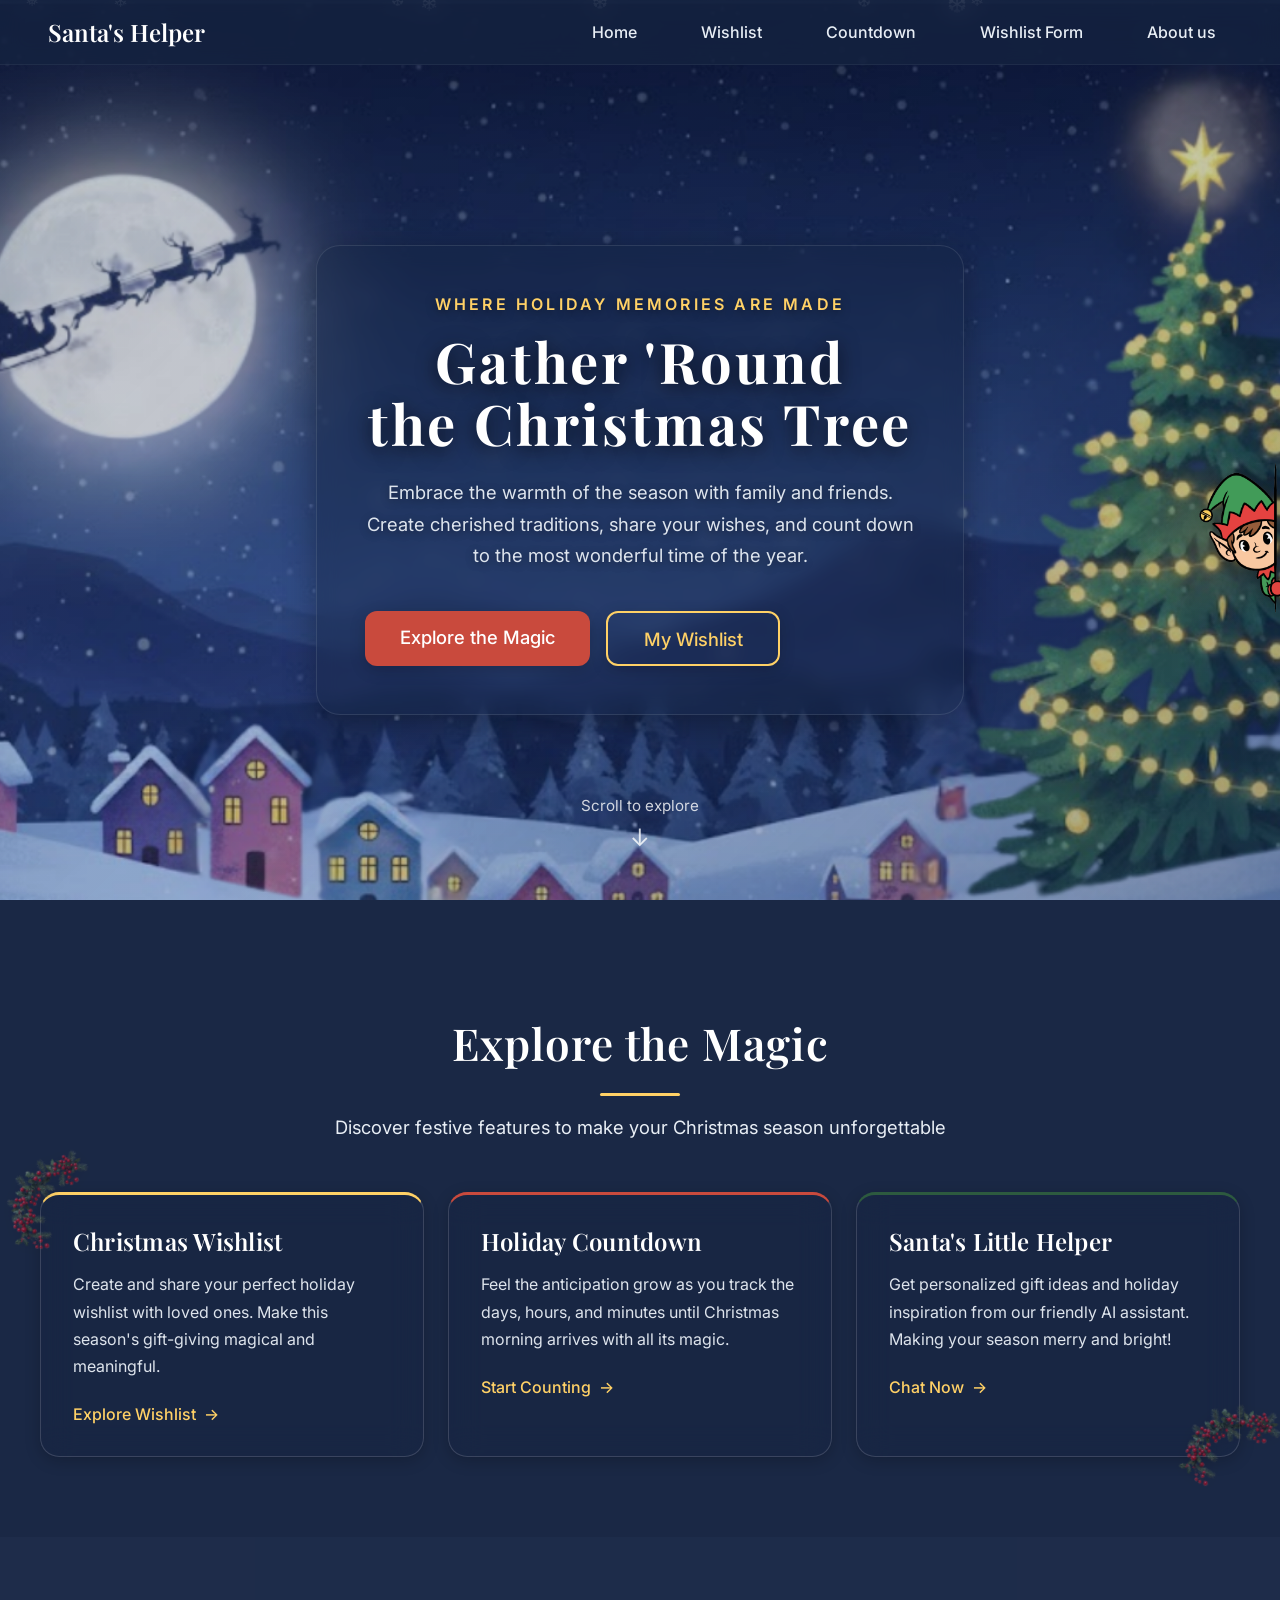
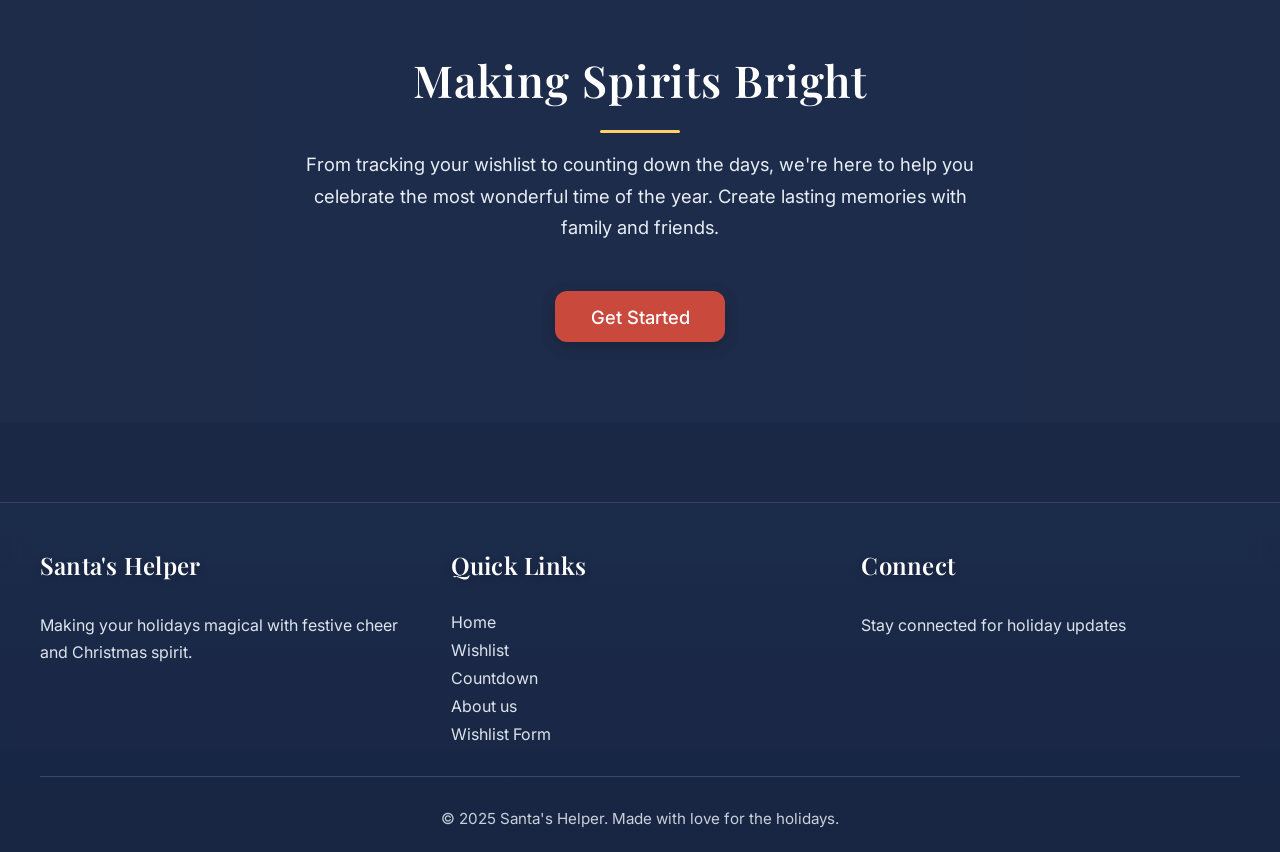
<file: index.html>
<!DOCTYPE html>
<html lang="en">
  <head>
    <meta charset="UTF-8" />
    <meta name="viewport" content="width=device-width, initial-scale=1.0" />
    <title>Christmas Tree - Home</title>

    <!-- Fonts -->
    <link rel="preconnect" href="https://fonts.googleapis.com" />
    <link rel="preconnect" href="https://fonts.gstatic.com" crossorigin />
    <link
      href="https://fonts.googleapis.com/css2?family=Inter:wght@400;500;600&family=Playfair+Display:wght@600;700&display=swap"
      rel="stylesheet"
    />

    <!-- Stylesheets -->
    <link rel="stylesheet" href="./styles/global.css" />
    <link rel="stylesheet" href="./styles/nav.css" />
    <link rel="stylesheet" href="./styles/footer.css" />
    <link rel="stylesheet" href="./styles/hero.css" />
    <link rel="stylesheet" href="./styles/section-headings.css" />
    <link rel="stylesheet" href="./styles/feature-cards.css" />
    <link rel="stylesheet" href="./styles/chatbot-widget.css" />
    <link rel="stylesheet" href="./styles/decorative-elements.css" />
  </head>
  <body>
    <!-- Navigation Component (loaded dynamically) -->
    <div id="nav-placeholder"></div>

    <!-- Chatbot Widget (loaded dynamically) -->
    <div id="chatbot-placeholder"></div>

    <!-- Main Content -->
    <main>
      <!-- Hero Section (loaded dynamically) -->
      <div id="hero-placeholder"></div>

      <!-- Features Section -->
      <section class="section-wrapper" id="features" style="position: relative">
        <div class="section-container">
          <h2 class="section-heading animate-on-scroll">Explore the Magic</h2>
          <p
            class="section-subheading animate-on-scroll"
            style="transition-delay: 0.1s"
          >
            Discover festive features to make your Christmas season
            unforgettable
          </p>

          <div class="grid-3" style="position: relative">
            <!-- Wreath decorations around the grid -->
            <img
              src="assets/images/ornaments/1.png"
              class="wreath-decoration wreath-top-left"
              alt=""
            />
            <img
              src="assets/images/ornaments/1.png"
              class="wreath-decoration wreath-bottom-right"
              alt=""
            />
            <!-- Feature 1 -->
            <div
              class="card card-frost card-accent-gold slide-in-left"
              style="transition-delay: 0.2s"
            >
              <h3 class="card-title">Christmas Wishlist</h3>
              <p class="card-text">
                Create and share your perfect holiday wishlist with loved ones.
                Make this season's gift-giving magical and meaningful.
              </p>
              <a href="pages/christmas-tree.html" class="feature-link">
                Explore Wishlist <span class="arrow">→</span>
              </a>
            </div>

            <!-- Feature 2 -->
            <div
              class="card card-frost card-accent-red animate-on-scroll"
              style="transition-delay: 0.3s"
            >
              <h3 class="card-title">Holiday Countdown</h3>
              <p class="card-text">
                Feel the anticipation grow as you track the days, hours, and
                minutes until Christmas morning arrives with all its magic.
              </p>
              <a href="pages/countdown.html" class="feature-link">
                Start Counting <span class="arrow">→</span>
              </a>
            </div>

            <!-- Feature 3 -->
            <div
              class="card card-frost card-accent-green slide-in-right"
              style="transition-delay: 0.4s"
            >
              <h3 class="card-title">Santa's Little Helper</h3>
              <p class="card-text">
                Get personalized gift ideas and holiday inspiration from our
                friendly AI assistant. Making your season merry and bright!
              </p>
              <a
                href="#"
                class="feature-link"
                onclick="openChatbot(); return false;"
              >
                Chat Now <span class="arrow">→</span>
              </a>
            </div>
          </div>
        </div>
      </section>

      <!-- Making Spirits Bright Section -->
      <section class="section-wrapper section-dark">
        <div class="section-container section-center">
          <h2 class="section-heading mb-3 slide-in-left">
            Making Spirits Bright
          </h2>
          <p
            class="section-subheading slide-in-right"
            style="transition-delay: 0.2s"
          >
            From tracking your wishlist to counting down the days, we're here to
            help you celebrate the most wonderful time of the year. Create
            lasting memories with family and friends.
          </p>
          <div
            class="hero-actions"
            style="justify-content: center; margin-top: 2rem"
          >
            <a href="pages/christmas-tree.html" class="btn-primary"
              >Get Started</a
            >
          </div>
        </div>
      </section>
    </main>

    <!-- Footer Component (loaded dynamically) -->
    <div id="footer-placeholder"></div>
    <!-- Scripts (order matters: utilities first, then specific components, then loader last) -->
    <script src="https://js.puter.com/v2/" data-puter-sdk="true"></script>
    <script src="./scripts/utils.js"></script>
    <script src="./scripts/nav.js"></script>
    <script src="./scripts/chatbot-widget.js"></script>
    <script src="./scripts/scroll-animation.js"></script>
    <script src="./scripts/snowflakes.js"></script>
    <script src="./scripts/component-loader.js"></script>
  </body>
</html>
</file>
<file: styles/global.css>
/* -------------------------------
   GLOBAL THEME VARIABLES
---------------------------------- */

:root {
  /* Christmas Palette - inspired by the ornaments and winter scene */
  --color-bg-primary: #1a2845;      /* deep night blue */
  --color-bg-secondary: #2d3e5f;
  --color-bg-accent: #3a5270;
  --color-text-light: #e8eef5;
  --color-accent: #c94a3d;          /* warm red from berries */
  --color-snow: #ffffff;
  --color-gold: #ffd166;            /* warm golden yellow */
  --color-green: #2d5a3f;           /* pine green */
  --color-red: #d4434a;             /* bright Christmas red */
  --color-berry: #c2313a;           /* deep berry red */

  /* Fonts */
  --font-heading: 'Playfair Display', serif;
  --font-body: 'Inter', sans-serif;

  /* Typography Scale */
  --font-size-xs: 0.85rem;
  --font-size-sm: 0.95rem;
  --font-size-base: 1rem;
  --font-size-md: 1.15rem;
  --font-size-lg: 1.5rem;
  --font-size-xl: 2rem;
  --font-size-2xl: 2.5rem;
  --font-size-3xl: 2.75rem;
  --font-size-4xl: 3.5rem;

  /* Font Weights */
  --font-weight-normal: 400;
  --font-weight-medium: 500;
  --font-weight-semibold: 600;
  --font-weight-bold: 700;

  /* Spacing Scale */
  --space-xs: 0.5rem;
  --space-sm: 1rem;
  --space-md: 1.5rem;
  --space-lg: 2rem;
  --space-xl: 3rem;
  --space-2xl: 5rem;
  --space-section: 5rem; /* Kept for backwards compatibility */

  /* Border Radius */
  --radius-sm: 0.5rem;
  --radius-md: 0.75rem;
  --radius-lg: 1.2rem;
  --radius-xl: 1.5rem;

  /* Shadows */
  --shadow-sm: 0 2px 8px rgba(0, 0, 0, 0.2);
  --shadow-md: 0 4px 16px rgba(0, 0, 0, 0.2);
  --shadow-lg: 0 8px 32px rgba(0, 0, 0, 0.3);
  --shadow-xl: 0 12px 32px rgba(0, 0, 0, 0.4);

  /* Animation Timing */
  --transition-fast: 0.2s;
  --transition-base: 0.3s;
  --transition-slow: 0.8s;

  /* Glass Morphism Tokens */
  --glass-bg-light: rgba(20, 35, 65, 0.25);
  --glass-bg-medium: rgba(20, 35, 65, 0.35);
  --glass-bg-dark: rgba(20, 35, 65, 0.5);
  --glass-border: rgba(255, 255, 255, 0.12);
  --glass-border-hover: rgba(255, 255, 255, 0.2);
}

/* ----------------------------------
   TYPOGRAPHY & BASE RESET
---------------------------------- */

html, body {
  margin: 0;
  padding: 0;
  font-family: var(--font-body);
  color: var(--color-text-light);
  background-color: var(--color-bg-primary);
  overflow-x: hidden;
}

/* Headings */
h1, h2, h3, h4 {
  font-family: var(--font-heading);
  color: var(--color-snow);
  font-weight: var(--font-weight-semibold);
  line-height: 1.2;
  letter-spacing: 0.01em;
}

h1 { font-size: var(--font-size-4xl); }
h2 { font-size: var(--font-size-3xl); }
h3 { font-size: var(--font-size-lg); }
h4 { font-size: var(--font-size-md); }

/* smooth scroll - removed global transition for performance */
* {
  scroll-behavior: smooth;
}

/* Only transition specific properties on interactive elements */
a, button, .card, .nav-link, .feature-link {
  transition: color var(--transition-fast) ease,
              background var(--transition-fast) ease,
              transform var(--transition-fast) ease,
              box-shadow var(--transition-fast) ease,
              filter var(--transition-fast) ease;
}

/* ----------------------------------
   LAYOUT HELPERS
---------------------------------- */

/* Section Wrappers */
.section-wrapper {
  padding: var(--space-section) 0;
  background: transparent;
  position: relative;
  z-index: 2; /* Above fixed background */
}

.section-container {
  max-width: 1200px;
  margin: 0 auto;
  padding: 0 2rem;
  position: relative;
}

.section-center {
  text-align: center;
}

.section-dark {
  background: rgba(45, 62, 95, 0.2);
}

/* Scroll animations */
.animate-on-scroll {
  opacity: 0;
  transform: translateY(50px);
  transition: opacity var(--transition-slow) ease, transform var(--transition-slow) ease;
}

.animate-on-scroll.animated {
  opacity: 1;
  transform: translateY(0);
}

.slide-in-left {
  opacity: 0;
  transform: translateX(-100px);
  transition: opacity var(--transition-slow) ease, transform var(--transition-slow) ease;
}

.slide-in-left.animated {
  opacity: 1;
  transform: translateX(0);
}

.slide-in-right {
  opacity: 0;
  transform: translateX(100px);
  transition: opacity var(--transition-slow) ease, transform var(--transition-slow) ease;
}

.slide-in-right.animated {
  opacity: 1;
  transform: translateX(0);
}

/* Spacing Utilities */
.mt-1 { margin-top: var(--space-xs); }
.mt-2 { margin-top: var(--space-sm); }
.mt-3 { margin-top: var(--space-md); }
.mt-4 { margin-top: var(--space-lg); }
.mt-5 { margin-top: var(--space-xl); }

.mb-1 { margin-bottom: var(--space-xs); }
.mb-2 { margin-bottom: var(--space-sm); }
.mb-3 { margin-bottom: var(--space-md); }
.mb-4 { margin-bottom: var(--space-lg); }
.mb-5 { margin-bottom: var(--space-xl); }

.py-1 { padding-top: var(--space-xs); padding-bottom: var(--space-xs); }
.py-2 { padding-top: var(--space-sm); padding-bottom: var(--space-sm); }
.py-3 { padding-top: var(--space-md); padding-bottom: var(--space-md); }
.py-4 { padding-top: var(--space-lg); padding-bottom: var(--space-lg); }

.px-1 { padding-left: var(--space-xs); padding-right: var(--space-xs); }
.px-2 { padding-left: var(--space-sm); padding-right: var(--space-sm); }
.px-3 { padding-left: var(--space-md); padding-right: var(--space-md); }
.px-4 { padding-left: var(--space-lg); padding-right: var(--space-lg); }

/* Grid Layouts */
.grid-2 {
  display: grid;
  grid-template-columns: repeat(auto-fit, minmax(300px, 1fr));
  gap: var(--space-lg);
}

.grid-3 {
  display: grid;
  grid-template-columns: repeat(auto-fit, minmax(250px, 1fr));
  gap: var(--space-md);
}

.grid-4 {
  display: grid;
  grid-template-columns: repeat(auto-fit, minmax(200px, 1fr));
  gap: var(--space-md);
}

/* Flex Utilities */
.flex-center {
  display: flex;
  justify-content: center;
  align-items: center;
}

.flex-between {
  display: flex;
  justify-content: space-between;
  align-items: center;
}

.flex-col {
  display: flex;
  flex-direction: column;
}

.gap-1 { gap: var(--space-xs); }
.gap-2 { gap: var(--space-sm); }
.gap-3 { gap: var(--space-md); }
.gap-4 { gap: var(--space-lg); }

/* ----------------------------------
   CUSTOM UTILITY CLASSES
---------------------------------- */

@layer utilities {

  /* glowing white text for winter vibe */
  .text-snow-glow {
    text-shadow: 0px 0px 10px rgba(255,255,255,0.5);
  }

  /* Text alignment */
  .text-center { text-align: center; }
  .text-left { text-align: left; }
  .text-right { text-align: right; }

  /* Card Components - Enhanced Frosted Glass */
  .card {
    background: var(--glass-bg-medium);
    backdrop-filter: blur(12px);
    border: 1px solid var(--glass-border);
    border-radius: var(--radius-lg);
    padding: var(--space-lg);
    transition: transform var(--transition-base) ease,
                box-shadow var(--transition-base) ease,
                background var(--transition-base) ease;
    box-shadow: var(--shadow-md);
  }

  .card:hover {
    transform: translateY(-6px);
    box-shadow: var(--shadow-xl);
    background: var(--glass-bg-dark);
    border-color: var(--glass-border-hover);
  }

  .card-title {
    margin: 0 0 var(--space-sm) 0;
    color: var(--color-snow);
    font-size: var(--font-size-lg);
    font-weight: var(--font-weight-semibold);
  }

  .card-text {
    margin: 0 0 var(--space-md) 0;
    line-height: 1.7;
    color: var(--color-text-light);
    opacity: 0.95;
  }

  /* frosted glass card - even more transparent */
  .card-frost {
    backdrop-filter: blur(16px);
    background: var(--glass-bg-light);
    border: 1px solid rgba(255,255,255,0.15);
  }

  .card-frost:hover {
    background: rgba(20, 35, 65, 0.45);
  }

  /* clean CTA button */
  .btn-primary {
    background: var(--color-accent);
    color: var(--color-snow);
    font-weight: var(--font-weight-medium);
    padding: .6rem 1.4rem;
    border-radius: var(--radius-md);
    display: inline-block;
    text-decoration: none;
    border: none;
    cursor: pointer;
    transition: filter var(--transition-fast) ease;
  }
  .btn-primary:hover {
    filter: brightness(1.15);
  }

  .btn-secondary {
    background: transparent;
    color: var(--color-gold);
    font-weight: var(--font-weight-medium);
    padding: .6rem 1.4rem;
    border-radius: var(--radius-md);
    border: 2px solid var(--color-gold);
    display: inline-block;
    text-decoration: none;
    cursor: pointer;
    transition: all var(--transition-fast) ease;
  }
  .btn-secondary:hover {
    background: var(--color-gold);
    color: var(--color-bg-primary);
  }

  /* subtle gradient background wrapper */
  .winter-gradient {
    background: linear-gradient(
      180deg,
      var(--color-bg-primary) 0%,
      var(--color-bg-secondary) 50%,
      black 100%
    );
  }

  /* Focus states for accessibility */
  a:focus-visible,
  button:focus-visible,
  input:focus-visible {
    outline: 2px solid var(--color-gold);
    outline-offset: 2px;
  }
}
</file>
<file: styles/nav.css>
/* ===================================
   NAVBAR COMPONENT STYLES
=================================== */

.main-nav {
  background: rgba(20, 35, 65, 0.75);
  backdrop-filter: blur(12px);
  border-bottom: 1px solid rgba(255, 255, 255, 0.05);
  position: fixed;
  top: 0;
  left: 0;
  right: 0;
  z-index: 1000;
  padding: var(--space-sm) 0;
  transition: all var(--transition-base) ease;
}

.main-nav.scrolled {
  background: rgba(20, 35, 65, 0.95);
  padding: 0.7rem 0;
  box-shadow: var(--shadow-lg);
}

/* Transparent navbar for specific pages */
.transparent-nav .main-nav {
  background: rgba(20, 35, 65, 0.3);
}

.transparent-nav .main-nav.scrolled {
  background: rgba(20, 35, 65, 0.7);
}

.nav-container {
  max-width: 1400px;
  margin: 0 auto;
  padding: 0 var(--space-xl);
  display: flex;
  align-items: center;
  justify-content: space-between;
}

.nav-logo a {
  display: flex;
  align-items: center;
  gap: var(--space-xs);
  text-decoration: none;
  color: var(--color-snow);
  font-family: var(--font-heading);
  font-size: var(--font-size-lg);
  font-weight: var(--font-weight-semibold);
}

.logo-icon {
  font-size: var(--font-size-xl);
}

.nav-links {
  display: flex;
  gap: var(--space-lg);
  list-style: none;
  margin: 0;
  padding: 0;
}

.nav-link {
  color: var(--color-text-light);
  text-decoration: none;
  font-weight: var(--font-weight-medium);
  padding: var(--space-xs) var(--space-sm);
  border-radius: var(--radius-sm);
  transition: color var(--transition-fast) ease,
              background var(--transition-fast) ease;
}

.nav-link:hover {
  color: var(--color-gold);
  background: rgba(246, 212, 105, 0.1);
}

.nav-link.active {
  color: var(--color-gold);
  background: rgba(246, 212, 105, 0.15);
}

.nav-toggle {
  display: none;
  background: none;
  border: none;
  cursor: pointer;
  padding: var(--space-xs);
}

.hamburger {
  display: block;
  width: 25px;
  height: 2px;
  background: var(--color-snow);
  position: relative;
}

.hamburger::before,
.hamburger::after {
  content: '';
  position: absolute;
  width: 25px;
  height: 2px;
  background: var(--color-snow);
  transition: all var(--transition-base) ease;
}

.hamburger::before {
  top: -8px;
}

.hamburger::after {
  bottom: -8px;
}

/* Mobile Navigation Toggle Animation */
.nav-toggle.active .hamburger {
  background: transparent;
}

.nav-toggle.active .hamburger::before {
  top: 0;
  transform: rotate(45deg);
}

.nav-toggle.active .hamburger::after {
  bottom: 0;
  transform: rotate(-45deg);
}

/* ===================================
   MOBILE RESPONSIVE
=================================== */

@media (max-width: 768px) {
  .nav-toggle {
    display: block;
  }

  .nav-links {
    position: absolute;
    top: 100%;
    left: 0;
    right: 0;
    background: rgba(13, 27, 42, 0.98);
    flex-direction: column;
    gap: 0;
    padding: var(--space-sm) 0;
    border-bottom: 1px solid rgba(255, 255, 255, 0.1);
    max-height: 0;
    overflow: hidden;
    transition: max-height var(--transition-base) ease;
  }

  .nav-links.active {
    max-height: 300px;
  }

  .nav-link {
    padding: var(--space-sm) var(--space-lg);
    border-radius: 0;
  }
}
</file>
<file: styles/footer.css>
/* ===================================
   FOOTER COMPONENT STYLES
=================================== */

.main-footer {
  background: rgba(20, 35, 65, 0.85);
  backdrop-filter: blur(12px);
  border-top: 1px solid rgba(255, 255, 255, 0.15);
  margin-top: var(--space-section);
  padding: var(--space-xl) 0 var(--space-md);
  position: relative;
  z-index: 2; /* Above fixed background */
}

/* Add subtle gradient overlay */
.main-footer::before {
  content: '';
  position: absolute;
  top: 0;
  left: 0;
  right: 0;
  bottom: 0;
  background: linear-gradient(
    180deg,
    rgba(45, 62, 95, 0.3) 0%,
    rgba(26, 40, 69, 0.6) 100%
  );
  pointer-events: none;
  z-index: 0;
}

.footer-container {
  position: relative;
  z-index: 1;
  max-width: 1200px;
  margin: 0 auto;
  padding: 0 var(--space-lg);
}

.footer-content {
  display: grid;
  grid-template-columns: repeat(auto-fit, minmax(250px, 1fr));
  gap: var(--space-lg);
  padding-bottom: var(--space-lg);
  border-bottom: 1px solid rgba(255, 255, 255, 0.15);
}

.footer-section {
  display: flex;
  flex-direction: column;
  gap: var(--space-sm);
}

.footer-heading {
  color: var(--color-snow);
  font-size: var(--font-size-lg);
  margin: 0 0 var(--space-sm) 0;
  font-weight: var(--font-weight-semibold);
  text-shadow: var(--shadow-sm);
}

.footer-text {
  color: var(--color-text-light);
  line-height: 1.7;
  margin: 0;
  opacity: 0.95;
}

.footer-links {
  list-style: none;
  padding: 0;
  margin: 0;
  display: flex;
  flex-direction: column;
  gap: var(--space-xs);
}

.footer-link {
  color: var(--color-text-light);
  text-decoration: none;
  transition: color var(--transition-fast) ease;
  opacity: 0.95;
}

.footer-link:hover {
  color: var(--color-gold);
  opacity: 1;
}

.footer-social {
  display: flex;
  gap: var(--space-sm);
}

.social-link {
  font-size: var(--font-size-lg);
  text-decoration: none;
  transition: transform var(--transition-fast) ease;
  opacity: 0.8;
}

.social-link:hover {
  transform: scale(1.2);
  opacity: 1;
}

.footer-bottom {
  padding-top: var(--space-lg);
  text-align: center;
}

.footer-copyright {
  color: var(--color-text-light);
  margin: 0;
  opacity: 0.85;
  font-size: var(--font-size-sm);
}

/* ===================================
   MOBILE RESPONSIVE
=================================== */

@media (max-width: 768px) {
  .footer-content {
    grid-template-columns: 1fr;
    gap: var(--space-lg);
  }

  .footer-section {
    text-align: center;
  }

  .footer-links {
    align-items: center;
  }

  .footer-social {
    justify-content: center;
  }
}
</file>
<file: styles/hero.css>
/* ===================================
   IMMERSIVE HERO SECTION STYLES
=================================== */

.hero-immersive {
  position: relative;
  min-height: 100vh;
  overflow: visible; /* Changed to allow page content */
  display: flex;
  align-items: center;
  justify-content: center;
}

/* Background Image with Parallax Scroll Effect - FIXED behind entire page */
.hero-background-wrapper {
  position: fixed;
  top: 0;
  left: 0;
  width: 100%;
  height: 100vh;
  z-index: 0; /* Above body background, below content */
  overflow: hidden;
}

.hero-background {
  position: absolute;
  top: 0;
  left: 50%;
  transform: translateX(-50%);
  width: 110%;
  height: 100vh;
  will-change: transform;
}

.hero-image {
  width: 100%;
  height: 100%;
  object-fit: cover;
  object-position: center;
}

/* Dark Overlay for Text Readability - FIXED behind entire page */
.hero-overlay {
  position: fixed;
  top: 0;
  left: 0;
  width: 100%;
  height: 100vh;
  background: linear-gradient(
    135deg,
    rgba(26, 40, 69, 0.3) 0%,
    rgba(26, 40, 69, 0.2) 50%,
    rgba(26, 40, 69, 0.4) 100%
  );
  z-index: 0; /* Above body background, below content */
  pointer-events: none;
}

/* Hero Content */
.hero-content-wrapper {
  position: relative;
  z-index: 2; /* Above fixed background and overlay */
  width: 100%;
  padding: 2rem;
  display: flex;
  justify-content: center;
  align-items: center;
  margin-top: 60px; /* Account for fixed navbar */
}

.hero-content {
  max-width: 550px;
  text-align: center;
  background: rgba(20, 35, 65, 0.4);
  backdrop-filter: blur(10px);
  padding: var(--space-xl);
  border-radius: var(--radius-xl);
  border: 1px solid rgba(255, 255, 255, 0.1);
  box-shadow: var(--shadow-lg);
}

.hero-subtitle {
  font-size: var(--font-size-base);
  text-transform: uppercase;
  letter-spacing: 0.2em;
  color: var(--color-gold);
  margin: 0 0 var(--space-sm) 0;
  font-weight: var(--font-weight-semibold);
  text-shadow: 0 2px 10px rgba(0, 0, 0, 0.5);
}

.hero-title {
  font-family: var(--font-heading);
  font-size: var(--font-size-4xl);
  font-weight: var(--font-weight-bold);
  color: var(--color-snow);
  line-height: 1.1;
  margin: 0 0 var(--space-md) 0;
  text-shadow: 0 4px 20px rgba(0, 0, 0, 0.7);
  letter-spacing: 0.05em;
}

.hero-description {
  font-size: var(--font-size-md);
  line-height: 1.7;
  color: var(--color-text-light);
  margin: 0 0 2.5rem 0;
  opacity: 0.95;
  text-shadow: 0 2px 10px rgba(0, 0, 0, 0.5);
}

.hero-actions {
  display: flex;
  gap: var(--space-sm);
  flex-wrap: wrap;
}

.hero-actions .btn-primary,
.hero-actions .btn-secondary {
  font-size: var(--font-size-md);
  padding: 0.9rem 2.2rem;
  box-shadow: var(--shadow-md);
  transition: transform var(--transition-base) ease,
              box-shadow var(--transition-base) ease;
}

.hero-actions .btn-primary:hover,
.hero-actions .btn-secondary:hover {
  transform: translateY(-2px);
  box-shadow: var(--shadow-xl);
}

/* Scroll Indicator */
.scroll-indicator {
  position: absolute;
  bottom: var(--space-xl);
  left: 50%;
  transform: translateX(-50%);
  z-index: 2; /* Above fixed background and overlay */
  text-align: center;
  color: var(--color-snow);
  font-size: var(--font-size-sm);
  opacity: 0.8;
  animation: fadeInOut 2s ease-in-out infinite;
}

.scroll-arrow {
  font-size: var(--font-size-lg);
  margin-top: var(--space-xs);
  animation: bounce 2s ease-in-out infinite;
}

/* Animations */
@keyframes fadeInOut {
  0%, 100% {
    opacity: 0.5;
  }
  50% {
    opacity: 1;
  }
}

@keyframes bounce {
  0%, 100% {
    transform: translateY(0);
  }
  50% {
    transform: translateY(10px);
  }
}

/* ===================================
   RESPONSIVE DESIGN
=================================== */

@media (max-width: 1200px) {
  .hero-content {
    max-width: 500px;
  }

  .hero-title {
    font-size: var(--font-size-3xl);
  }
}

@media (max-width: 1024px) {
  .hero-content {
    max-width: 600px;
  }
}

@media (max-width: 768px) {
  .hero-content {
    padding: var(--space-lg);
    background: rgba(20, 35, 65, 0.6);
  }

  .hero-title {
    font-size: var(--font-size-2xl);
  }

  .hero-subtitle {
    font-size: var(--font-size-sm);
  }

  .hero-description {
    font-size: var(--font-size-base);
  }

  .hero-actions {
    flex-direction: column;
  }

  .hero-actions .btn-primary,
  .hero-actions .btn-secondary {
    width: 100%;
    text-align: center;
  }
}

@media (max-width: 480px) {
  .hero-content {
    padding: var(--space-md);
  }

  .hero-title {
    font-size: var(--font-size-xl);
  }

  .hero-actions .btn-primary,
  .hero-actions .btn-secondary {
    padding: 0.8rem 1.5rem;
    font-size: var(--font-size-base);
  }
}
</file>
<file: styles/section-headings.css>
/* ===================================
   SECTION HEADINGS COMPONENT STYLES
=================================== */

/* Section Heading with Gold Underline */
.section-heading {
  font-size: var(--font-size-3xl);
  font-family: var(--font-heading);
  color: var(--color-snow);
  margin-bottom: var(--space-sm);
  text-align: center;
  letter-spacing: 0.02em;
  position: relative;
}

.section-heading::after {
  content: '';
  display: block;
  width: 80px;
  height: 3px;
  background: var(--color-gold);
  margin: var(--space-md) auto 0;
  border-radius: 2px;
}

/* Section Subheading */
.section-subheading {
  font-size: var(--font-size-md);
  color: var(--color-text-light);
  opacity: 0.9;
  text-align: center;
  max-width: 700px;
  margin: 0 auto var(--space-xl);
  line-height: 1.7;
}
</file>
<file: styles/feature-cards.css>
/* ===================================
   FEATURE CARDS COMPONENT STYLES
=================================== */

/* Feature Link */
.feature-link {
  display: inline-flex;
  align-items: center;
  gap: var(--space-xs);
  color: var(--color-gold);
  text-decoration: none;
  font-weight: var(--font-weight-medium);
  transition: color var(--transition-fast) ease,
              transform var(--transition-fast) ease;
}

.feature-link:hover {
  color: var(--color-snow);
  transform: translateX(4px);
}

.feature-link .arrow {
  transition: transform var(--transition-fast) ease;
}

.feature-link:hover .arrow {
  transform: translateX(4px);
}

/* Card Accent Borders */
.card-accent-gold {
  border-top: 3px solid var(--color-gold);
}

.card-accent-red {
  border-top: 3px solid var(--color-accent);
}

.card-accent-green {
  border-top: 3px solid var(--color-green);
}
</file>
<file: styles/chatbot-widget.css>
/* ===================================
   CHATBOT WIDGET STYLES
=================================== */

.chatbot-widget {
  position: fixed;
  right: -5px;
  top: 60%;
  transform: translateY(-50%);
  z-index: 999;
}

.chatbot-toggle {
  background: transparent;
  border: none;
  cursor: pointer;
  padding: 0;
  width: 150px;
  height: 150px;
  transition: transform var(--transition-base) ease, filter var(--transition-base) ease;
  position: relative;
}

/* Enhanced hover - wiggle to show it's clickable */
.chatbot-toggle:hover {
  transform: scale(1.15);
  filter: brightness(1.1);
  animation: wiggle 0.6s ease;
}

.chatbot-toggle:active {
  transform: scale(0.95);
}

.elf-icon {
  width: 100%;
  height: 100%;
  object-fit: contain;
  filter: drop-shadow(2px 4px 8px rgba(0, 0, 0, 0.3));
}

/* Wiggle animation to show clickability */
@keyframes wiggle {
  0%, 100% {
    transform: scale(1.15) rotate(0deg);
  }
  25% {
    transform: scale(1.15) rotate(-5deg);
  }
  75% {
    transform: scale(1.15) rotate(5deg);
  }
}

/* Subtle pulse to draw attention */
.chatbot-toggle::before {
  content: '';
  position: absolute;
  top: 50%;
  left: 50%;
  width: 120%;
  height: 120%;
  background: radial-gradient(circle, rgba(255, 215, 102, 0.2) 0%, transparent 70%);
  border-radius: var(--radius-xl);
  transform: translate(-50%, -50%);
  animation: pulse 2.5s infinite ease-in-out;
  pointer-events: none;
  z-index: -1;
}

@keyframes pulse {
  0%, 100% {
    transform: translate(-50%, -50%) scale(0.8);
    opacity: 0;
  }
  50% {
    transform: translate(-50%, -50%) scale(1.2);
    opacity: 1;
  }
}

/* Mobile responsive */
@media (max-width: 768px) {
  .chatbot-widget {
    right: -3px;
    top: 65%;
  }

  .chatbot-toggle {
    width: 100px;
    height: 100px;
  }
}

/* Screen reader helper */
.sr-only {
  position: absolute;
  width: 1px;
  height: 1px;
  padding: 0;
  margin: -1px;
  overflow: hidden;
  clip: rect(0, 0, 0, 0);
  border: 0;
}

/* Chatbot Modal */
.chatbot-modal {
  position: fixed;
  inset: 0;
  background: rgba(10, 18, 33, 0.85);
  z-index: 1100;
  display: flex;
  justify-content: center;
  align-items: center;
  padding: var(--space-md);
  opacity: 0;
  pointer-events: none;
  transition: opacity var(--transition-base) ease;
}

.chatbot-modal.active {
  opacity: 1;
  pointer-events: auto;
}

.chatbot-panel {
  width: min(420px, 100%);
  background: rgba(20, 35, 65, 0.95);
  border: 1px solid rgba(255, 255, 255, 0.15);
  border-radius: var(--radius-lg);
  box-shadow: var(--shadow-xl);
  display: flex;
  flex-direction: column;
  max-height: 90vh;
  overflow: hidden;
}

.chatbot-header {
  display: flex;
  justify-content: space-between;
  align-items: center;
  padding: 1.25rem var(--space-md);
  border-bottom: 1px solid rgba(255, 255, 255, 0.08);
  background: rgba(12, 25, 45, 0.75);
}

.chatbot-label {
  margin: 0;
  font-size: var(--font-size-base);
  font-weight: var(--font-weight-semibold);
  color: var(--color-snow);
}

.chatbot-subtitle {
  margin: 0.2rem 0 0;
  font-size: 0.85rem;
  color: var(--color-text-light);
  opacity: 0.75;
}

.chatbot-status {
  margin: 0;
  padding: 0.6rem 1.5rem;
  font-size: 0.85rem;
  color: var(--color-gold);
  background: rgba(255, 255, 255, 0.04);
  border-bottom: 1px solid rgba(255, 255, 255, 0.08);
  min-height: 1.5rem;
}

.chatbot-status[hidden] {
  display: none;
}

.chatbot-close {
  background: none;
  border: none;
  color: var(--color-snow);
  font-size: 1.6rem;
  cursor: pointer;
  line-height: 1;
  padding: 0.2rem 0.5rem;
  border-radius: 0.4rem;
}

.chatbot-close:hover {
  background: rgba(255, 255, 255, 0.08);
}

.chatbot-messages {
  flex: 1;
  padding: 1.25rem;
  overflow-y: auto;
  display: flex;
  flex-direction: column;
  gap: 0.9rem;
  background: rgba(12, 22, 40, 0.7);
}

.chatbot-message {
  padding: 0.9rem var(--space-sm);
  border-radius: var(--radius-md);
  line-height: 1.5;
  font-size: var(--font-size-sm);
  box-shadow: var(--shadow-md);
}

.chatbot-message.assistant {
  align-self: flex-start;
  background: rgba(255, 255, 255, 0.08);
  border: 1px solid rgba(255, 255, 255, 0.08);
}

.chatbot-message.user {
  align-self: flex-end;
  background: var(--color-accent);
  opacity: 0.9;
  border: 1px solid rgba(255, 255, 255, 0.08);
}

.chatbot-message.loading {
  font-style: italic;
  opacity: 0.75;
}

.chatbot-form {
  padding: 1rem 1.25rem 1.25rem;
  display: grid;
  grid-template-columns: 1fr auto;
  gap: 0.8rem;
  background: rgba(12, 25, 45, 0.85);
}

.chatbot-input {
  background: rgba(255, 255, 255, 0.05);
  border: 1px solid rgba(255, 255, 255, 0.12);
  border-radius: 0.9rem;
  padding: 0.85rem 1rem;
  color: var(--color-snow);
  font-size: 0.95rem;
}

.chatbot-input::placeholder {
  color: rgba(255, 255, 255, 0.5);
}

.chatbot-input:disabled {
  opacity: 0.6;
}

.chatbot-submit {
  border: none;
  padding: 0 1.6rem;
}

@media (max-width: 640px) {
  .chatbot-modal {
    padding: 0.75rem;
  }

  .chatbot-panel {
    width: 100%;
  }

  .chatbot-form {
    grid-template-columns: 1fr;
  }

  .chatbot-submit {
    width: 100%;
    justify-self: end;
  }
}
</file>
<file: styles/decorative-elements.css>
/* ===================================
   DECORATIVE ELEMENTS STYLES
   Christmas themed decorations
=================================== */

/* ----------------------------------
   FLOATING SNOWFLAKES
---------------------------------- */

.snowflake {
  position: fixed;
  top: -10px;
  color: rgba(255, 255, 255, 0.6);
  font-size: var(--font-size-md);
  pointer-events: none;
  z-index: 100;
  animation: snowfall linear infinite;
  will-change: transform, opacity;
}

@keyframes snowfall {
  0% {
    transform: translateY(0) rotate(0deg);
    opacity: 0;
  }
  10% {
    opacity: 0.6;
  }
  90% {
    opacity: 0.6;
  }
  100% {
    transform: translateY(100vh) rotate(360deg);
    opacity: 0;
  }
}

/* Stagger animations with different durations and positions - tightened for smoothness */
.snowflake:nth-child(1) {
  left: 10%;
  animation-duration: 14s;
}

.snowflake:nth-child(2) {
  left: 30%;
  animation-duration: 15s;
  animation-delay: 2s;
}

.snowflake:nth-child(3) {
  left: 50%;
  animation-duration: 16s;
  animation-delay: 4s;
}

.snowflake:nth-child(4) {
  left: 70%;
  animation-duration: 14s;
  animation-delay: 1s;
}

.snowflake:nth-child(5) {
  left: 90%;
  animation-duration: 15s;
  animation-delay: 3s;
}

.snowflake:nth-child(6) {
  left: 20%;
  animation-duration: 14s;
  animation-delay: 5s;
}

.snowflake:nth-child(7) {
  left: 60%;
  animation-duration: 15s;
  animation-delay: 2.5s;
}

.snowflake:nth-child(8) {
  left: 80%;
  animation-duration: 14.5s;
  animation-delay: 1.5s;
}

/* Reduced motion support */
@media (prefers-reduced-motion: reduce) {
  .snowflake {
    animation-duration: 20s;
    opacity: 0.3;
  }
}

/* ----------------------------------
   WREATH DECORATIONS
---------------------------------- */

.wreath-decoration {
  position: absolute;
  width: 100px;
  height: auto;
  opacity: 0.5;
  pointer-events: none;
  z-index: 1;
  filter: drop-shadow(0 2px 8px rgba(0,0,0,0.2));
}

.wreath-top-left {
  top: -40px;
  left: -40px;
  transform: rotate(-15deg);
}

.wreath-bottom-right {
  bottom: -40px;
  right: -40px;
  transform: rotate(15deg);
}

/* Responsive wreath sizing */
@media (max-width: 768px) {
  .wreath-decoration {
    width: 70px;
  }

  .wreath-top-left {
    top: -25px;
    left: -25px;
  }

  .wreath-bottom-right {
    bottom: -25px;
    right: -25px;
  }
}

@media (max-width: 480px) {
  .wreath-decoration {
    display: none;
  }
}
</file>
